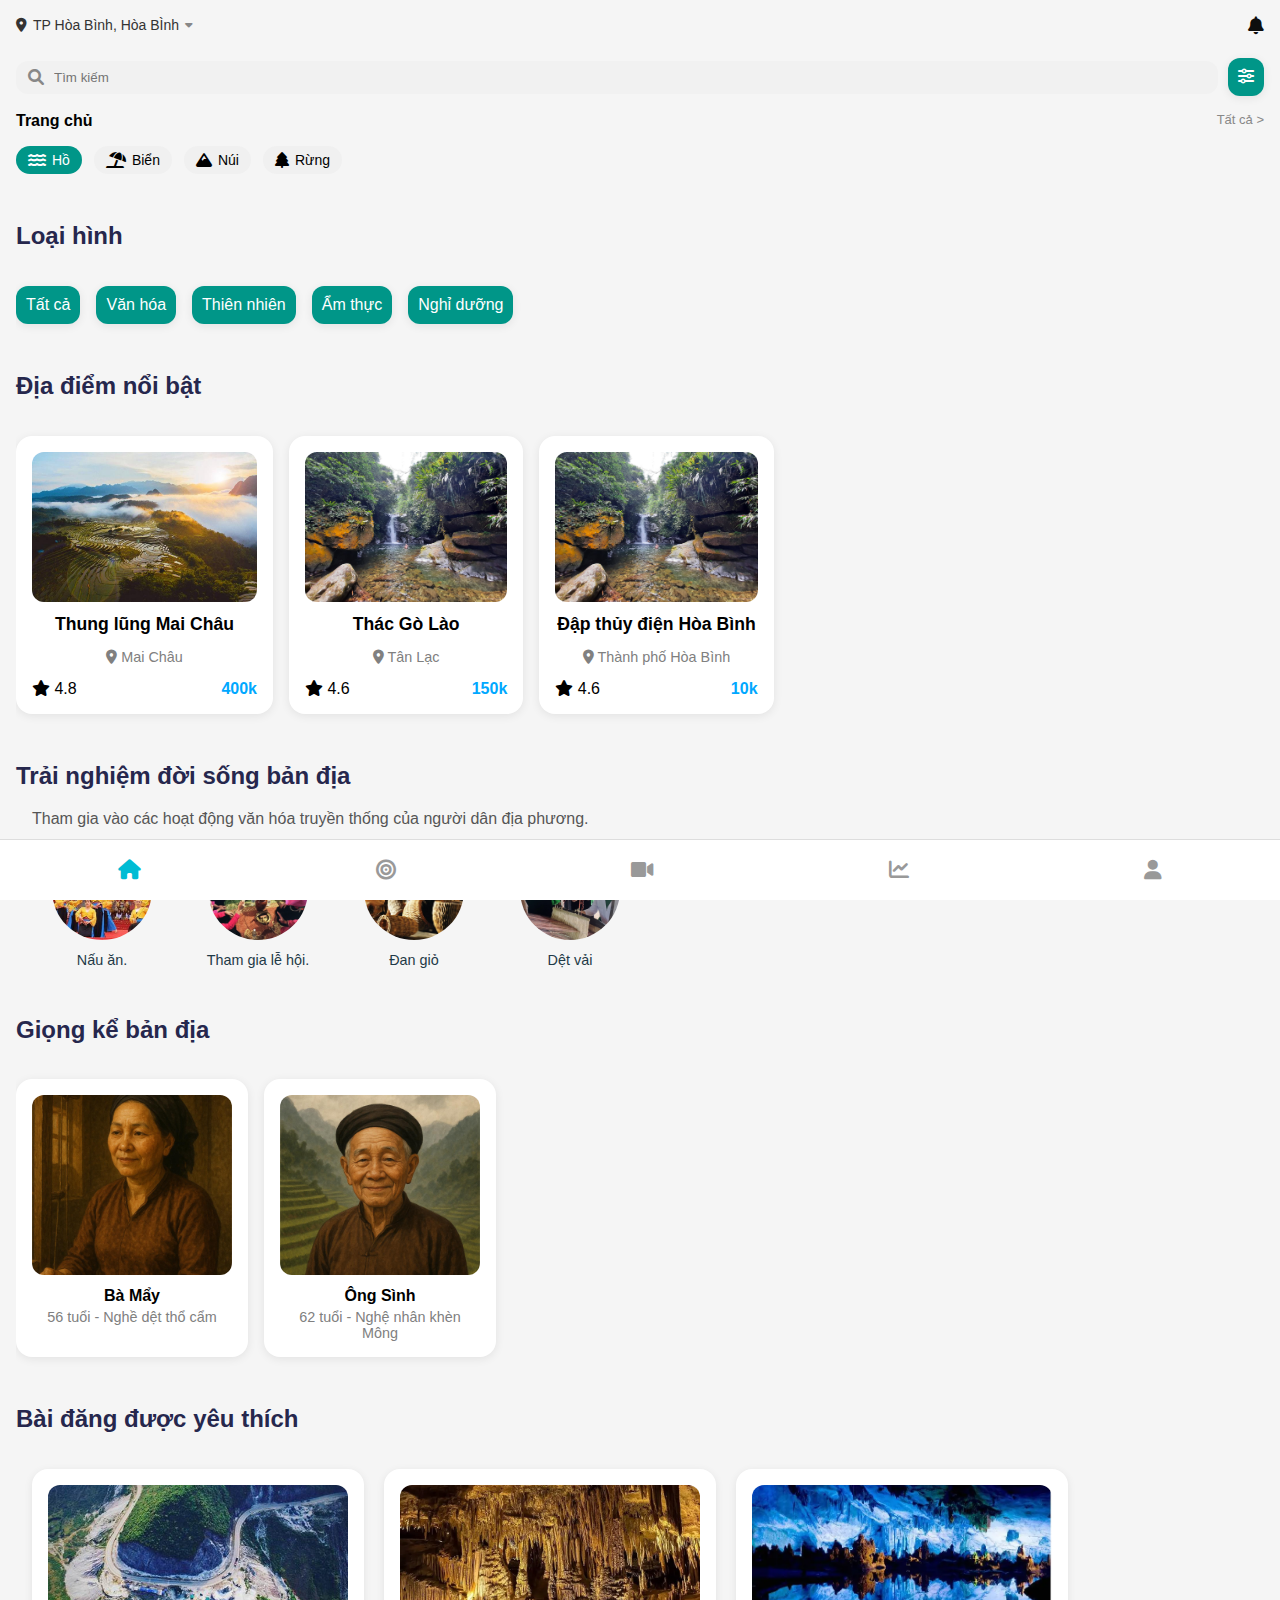
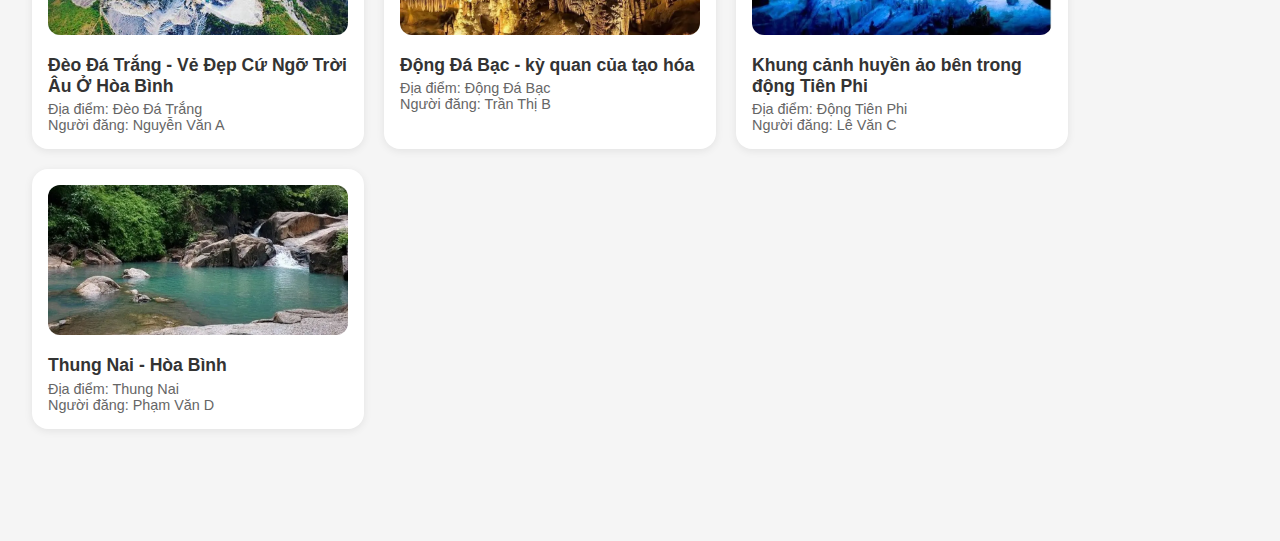
<file: index.html>
<!DOCTYPE html>
<html lang="vi">
  <head>
    <meta charset="UTF-8" />
    <meta name="viewport" content="width=device-width, initial-scale=1.0" />
    <title>Khám Phá Hòa Bình</title>
    <link
      rel="stylesheet"
      href="https://cdnjs.cloudflare.com/ajax/libs/font-awesome/6.0.0/css/all.min.css"
    />
    <link rel="stylesheet" href="index.css" />
  </head>
  <body>
    <!-- Thanh điều hướng trên cùng -->
    <div class="top-location-bar">
      <div class="location-info">
        <i class="fas fa-map-marker-alt"></i>
        <span>TP Hòa Bình, Hòa BÌnh</span>
        <i class="fas fa-caret-down dropdown-icon"></i>
      </div>
      <i class="fas fa-bell notification-icon"></i>
    </div>

    <!-- Thanh tìm kiếm và bộ lọc -->
    <div class="search-filter-bar">
      <div class="search-box">
        <i class="fas fa-search"></i>
        <input type="text" placeholder="Tìm kiếm" />
      </div>
      <button class="filter-btn">
        <i class="fas fa-sliders-h"></i>
      </button>
    </div>
    <!-- Thanh điều hướng dưới cùng -->

    <nav class="bottom-nav">
      <a href="index.html" class="nav-item active">
        <i class="fas fa-home"></i>
        <span></span>
      </a>
      <a href="missions.html" class="nav-item">
        <i class="fas fa-bullseye"></i>
      </a>
      <a href="post.html" class="nav-item">
        <i class="fas fa-video"></i>
      </a>
      <a href="analytics.html" class="nav-item">
        <i class="fas fa-chart-line"></i>
      </a>
      <a href="profile.html" class="nav-item">
        <i class="fas fa-user"></i>
      </a>
    </nav>

    <!-- Danh mục địa điểm -->
    <div class="categories">
      <strong>Trang chủ</strong>
      <a href="#" class="view-all">Tất cả ></a>
      <div class="category-list">
        <button class="category-item active">
          <i class="fas fa-water"></i> Hồ
        </button>
        <button class="category-item">
          <i class="fas fa-umbrella-beach"></i> Biển
        </button>
        <button class="category-item">
          <i class="fas fa-mountain"></i> Núi
        </button>
        <button class="category-item"><i class="fas fa-tree"></i> Rừng</button>
      </div>
    </div>

    <div class="container">
      <!-- Bộ lọc -->
      <h2 class="section-title">Loại hình</h2>
      <div class="filter-bar">
        <div class="filter-btn">Tất cả</div>
        <div class="filter-btn">Văn hóa</div>
        <div class="filter-btn">Thiên nhiên</div>
        <div class="filter-btn">Ẩm thực</div>
        <div class="filter-btn">Nghỉ dưỡng</div>
      </div>

      <!-- Danh sách địa điểm -->
      <h2 class="section-title">Địa điểm nổi bật</h2>
      <div class="destinations">
        <div class="destination-card">
          <img src="maichau.jpg" alt="Mai Chau" />
          <div class="card-info">
            <h3>Thung lũng Mai Châu</h3>
            <p><i class="fas fa-map-marker-alt"></i> Mai Châu</p>
            <div class="rating-price">
              <span><i class="fas fa-star"></i> 4.8</span>
              <span class="price">400k</span>
            </div>
          </div>
        </div>
        <div class="destination-card">
          <img src="suoitien.jpg" alt="Thác Gò Lào" />
          <div class="card-info">
            <h3>Thác Gò Lào</h3>
            <p><i class="fas fa-map-marker-alt"></i> Tân Lạc</p>
            <div class="rating-price">
              <span><i class="fas fa-star"></i> 4.6</span>
              <span class="price">150k</span>
            </div>
          </div>
        </div>
        <div class="destination-card">
          <img src="suoitien.jpg" alt="Đập thủy điện" />
          <div class="card-info">
            <h3>Đập thủy điện Hòa Bình</h3>
            <p><i class="fas fa-map-marker-alt"></i> Thành phố Hòa Bình</p>
            <div class="rating-price">
              <span><i class="fas fa-star"></i> 4.6</span>
              <span class="price">10k</span>
            </div>
          </div>
        </div>
      </div>

      <h2 class="section-title">Trải nghiệm đời sống bản địa</h2>
      <h3 class="sub-heading">
        Tham gia vào các hoạt động văn hóa truyền thống của người dân địa
        phương.
      </h3>
      <div class="experience-title">
        <div class="experience-card">
          <img src="lehoi.jpg" alt="Trải nghiệm văn hóa" class="exp" />
          <p>Nấu ăn.</p>
        </div>
        <div class="experience-card">
          <img src="nauan.jpg" alt="Tham gia lễ hội" class="exp" />
          <p>Tham gia lễ hội.</p>
        </div>
        <div class="experience-card">
          <img src="dangio.jpg" alt="Đan giỏ" class="exp" />
          <p>Đan giỏ</p>
        </div>
        <div class="experience-card">
          <img src="detvai.jpg" alt="Dệt Vải" class="exp" />
          <p>Dệt vải</p>
        </div>
      </div>
      <!-- Giọng kể bản địa -->
      <h2 class="section-title">Giọng kể bản địa</h2>
      <div class="local-voices">
        <div class="voice-card">
          <img src="codao.png" alt="Bà Mẩy" />
          <h4>Bà Mẩy</h4>
          <p>56 tuổi - Nghề dệt thổ cẩm</p>
        </div>
        <div class="voice-card">
          <img src="bacgiang.png" alt="Ông Sình" />
          <h4>Ông Sình</h4>
          <p>62 tuổi - Nghệ nhân khèn Mông</p>
        </div>
      </div>
      <h2 class="section-title">Bài đăng được yêu thích</h2>
      <div class="posts">
        <a href="post1.html" class="post-card">
          <img src="post1.jpg" alt="Bài đăng 1" />
          <h3>Đèo Đá Trắng - Vẻ Đẹp Cứ Ngỡ Trời Âu Ở Hòa Bình</h3>
          <p>Địa điểm: Đèo Đá Trắng</p>
          <p>Người đăng: Nguyễn Văn A</p>
        </a>
      
        <a href="post1.html" class="post-card">
          <img src="post2.webp" alt="Bài đăng 2" />
          <h3>Động Đá Bạc - kỳ quan của tạo hóa</h3>
          <p>Địa điểm: Động Đá Bạc</p>
          <p>Người đăng: Trần Thị B</p>
        </a>
      
        <a href="post1.html" class="post-card">
          <img src="post3.webp" alt="Bài đăng 3" />
          <h3>Khung cảnh huyền ảo bên trong động Tiên Phi</h3>
          <p>Địa điểm: Động Tiên Phi</p>
          <p>Người đăng: Lê Văn C</p>
        </a>
      
        <a href="post1.html" class="post-card">
          <img src="post4.webp" alt="Bài đăng 4" />
          <h3>Thung Nai - Hòa Bình</h3>
          <p>Địa điểm: Thung Nai</p>
          <p>Người đăng: Phạm Văn D</p>
        </a>
      </div>
      
    </div>
  </body>
</html>
</file>
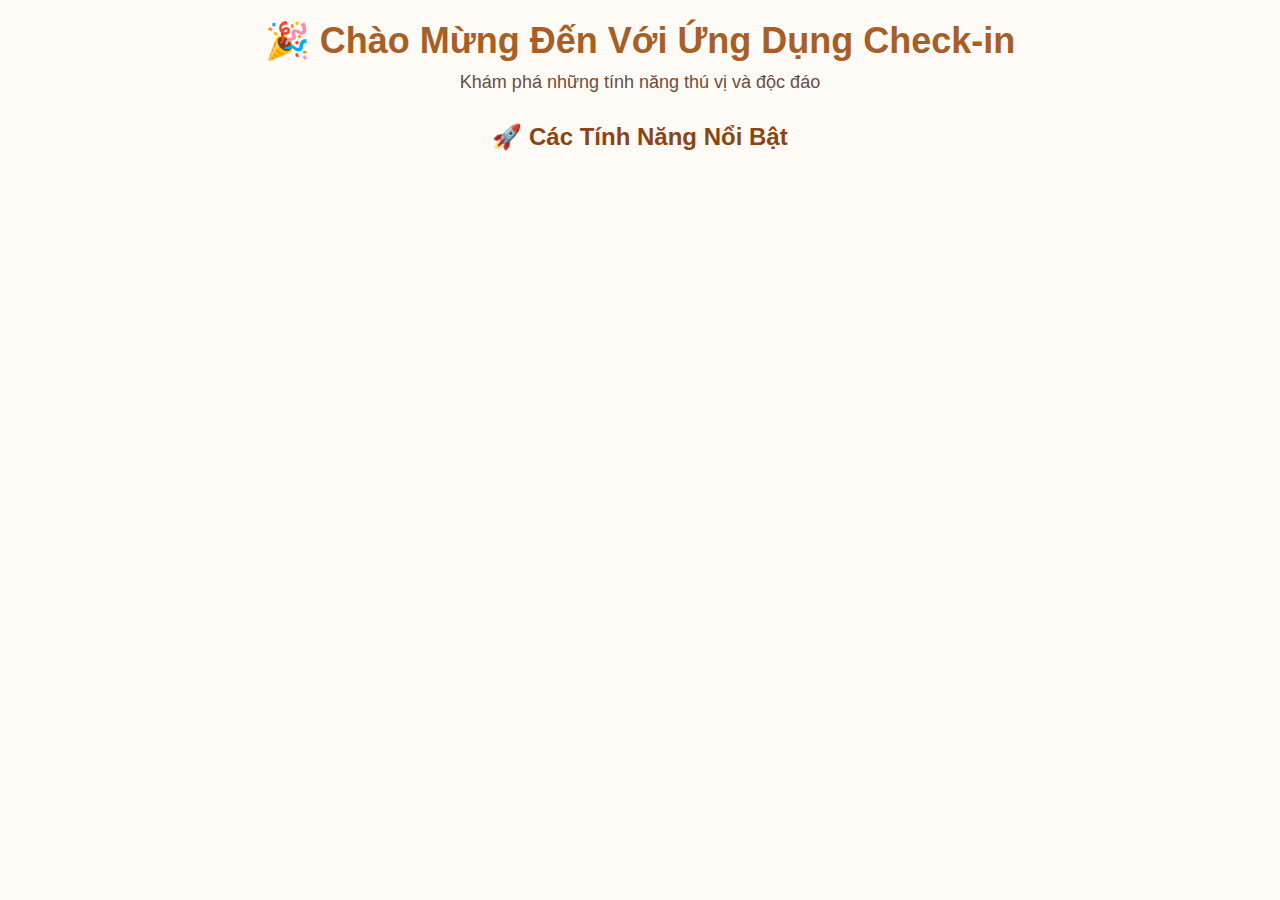
<file: homepage.html>
<!DOCTYPE html>
<html lang="vi">
<head>
  <meta charset="UTF-8" />
  <meta name="viewport" content="width=device-width, initial-scale=1.0" />
  <title>Trang Chủ - Check-in App</title>
  <link rel="stylesheet" href="homepage.css" />
  <link rel="stylesheet" href="https://cdnjs.cloudflare.com/ajax/libs/font-awesome/6.5.0/css/all.min.css" />
</head>
<body>
  <div class="container">
    <header class="header">
      <h1>🎉 Chào Mừng Đến Với Ứng Dụng Check-in</h1>
      <p>Khám phá những tính năng thú vị và độc đáo</p>
    </header>

    <section class="navigation">
      <h2>🚀 Các Tính Năng Nổi Bật</h2>
      <div class="nav-links">
        <a href="gps.html" class="nav-button"><i class="fas fa-map-marker-alt"></i> Gắn GPS</a>
        <a href="post.html" class="nav-button"><i class="fas fa-video"></i> Đăng Bài & Video</a>
        <a href="analytics.html" class="nav-button"><i class="fas fa-chart-line"></i> Phân Tích Dữ Liệu</a>
        <a href="recommendations.html" class="nav-button"><i class="fas fa-lightbulb"></i> Gợi Ý Cá Nhân</a>
        <a href="text-to-video.html" class="nav-button"><i class="fas fa-file-video"></i> Chuyển Text Thành Video</a>
        <a href="host-registration.html" class="nav-button"><i class="fas fa-user-plus"></i> Đăng Ký Làm Host</a>
      </div>
    </section>
  </div>
</body>
</html>
</file>
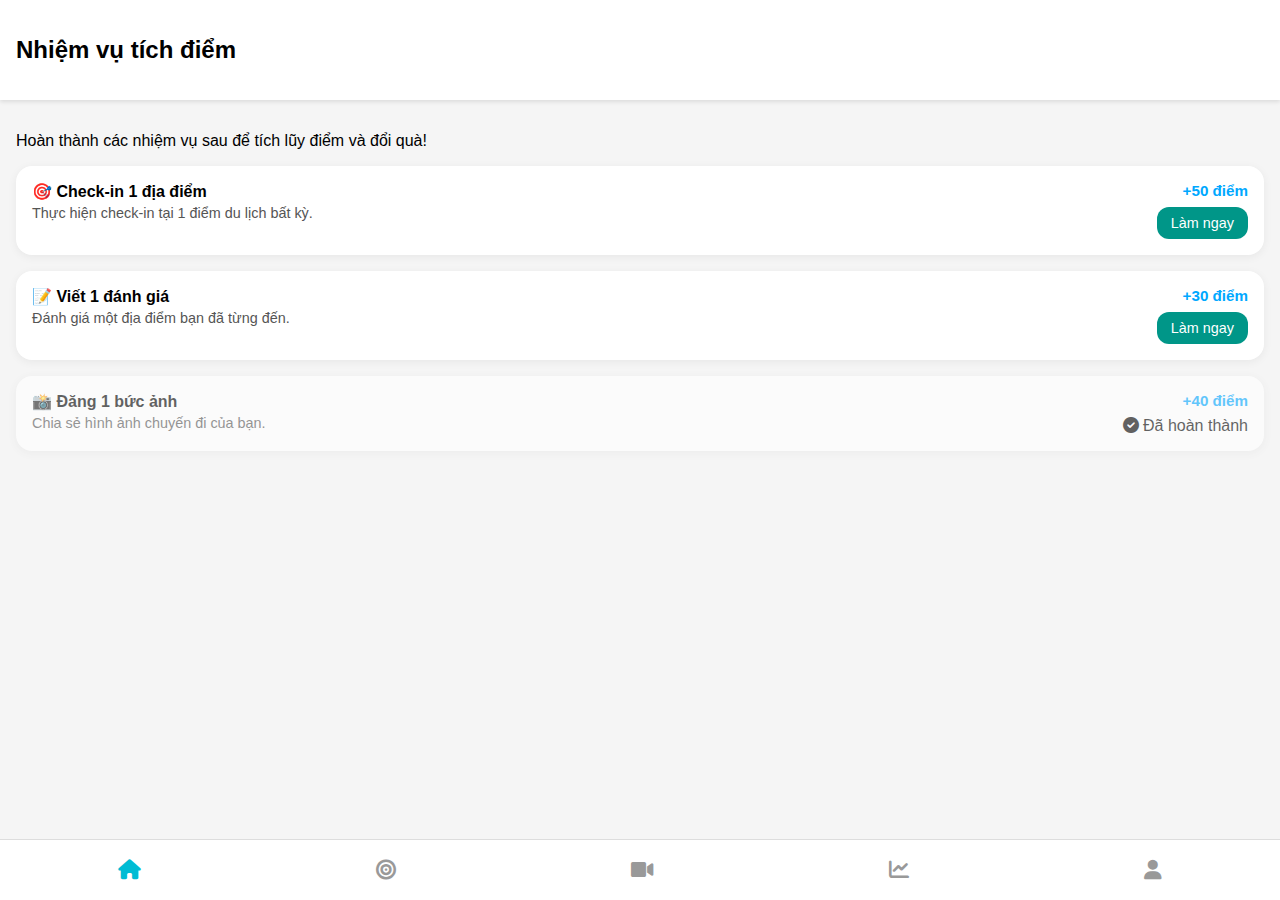
<file: missions.html>
<!DOCTYPE html>
<html lang="vi">
<head>
  <meta charset="UTF-8" />
  <meta name="viewport" content="width=device-width, initial-scale=1.0"/>
  <title>Nhiệm vụ tích điểm</title>
  <link rel="stylesheet" href="index.css" />
  <link rel="stylesheet" href="https://cdnjs.cloudflare.com/ajax/libs/font-awesome/6.0.0/css/all.min.css">
</head>
<body>
  <header>
    <h2>Nhiệm vụ tích điểm</h2>
  </header>

  <div class="container">
    <p>Hoàn thành các nhiệm vụ sau để tích lũy điểm và đổi quà!</p>

    <div class="missions-list">
      <div class="mission-card">
        <div class="mission-info">
          <h4>🎯 Check-in 1 địa điểm</h4>
          <p>Thực hiện check-in tại 1 điểm du lịch bất kỳ.</p>
        </div>
        <div class="mission-meta">
          <span class="points">+50 điểm</span>
          <button class="mission-btn">Làm ngay</button>
        </div>
      </div>

      <div class="mission-card">
        <div class="mission-info">
          <h4>📝 Viết 1 đánh giá</h4>
          <p>Đánh giá một địa điểm bạn đã từng đến.</p>
        </div>
        <div class="mission-meta">
          <span class="points">+30 điểm</span>
          <button class="mission-btn">Làm ngay</button>
        </div>
      </div>

      <div class="mission-card completed">
        <div class="mission-info">
          <h4>📸 Đăng 1 bức ảnh</h4>
          <p>Chia sẻ hình ảnh chuyến đi của bạn.</p>
        </div>
        <div class="mission-meta">
          <span class="points">+40 điểm</span>
          <span class="completed-label"><i class="fas fa-check-circle"></i> Đã hoàn thành</span>
        </div>
      </div>
    </div>
  </div>

  <nav class="bottom-nav">
    <a href="index.html" class="nav-item active">
      <i class="fas fa-home"></i>
      <span></span>
    </a>
    <a href="missions.html" class="nav-item">
      <i class="fas fa-bullseye"></i>
    
    </a>
    <a href="post.html" class="nav-item">
      <i class="fas fa-video"></i>
    
    </a>
    <a href="analytics.html" class="nav-item">
      <i class="fas fa-chart-line"></i>
      
    </a>
    <a href="profile.html" class="nav-item">
      <i class="fas fa-user"></i>
  
    </a>
  </nav>
</body>
</html>
</file>
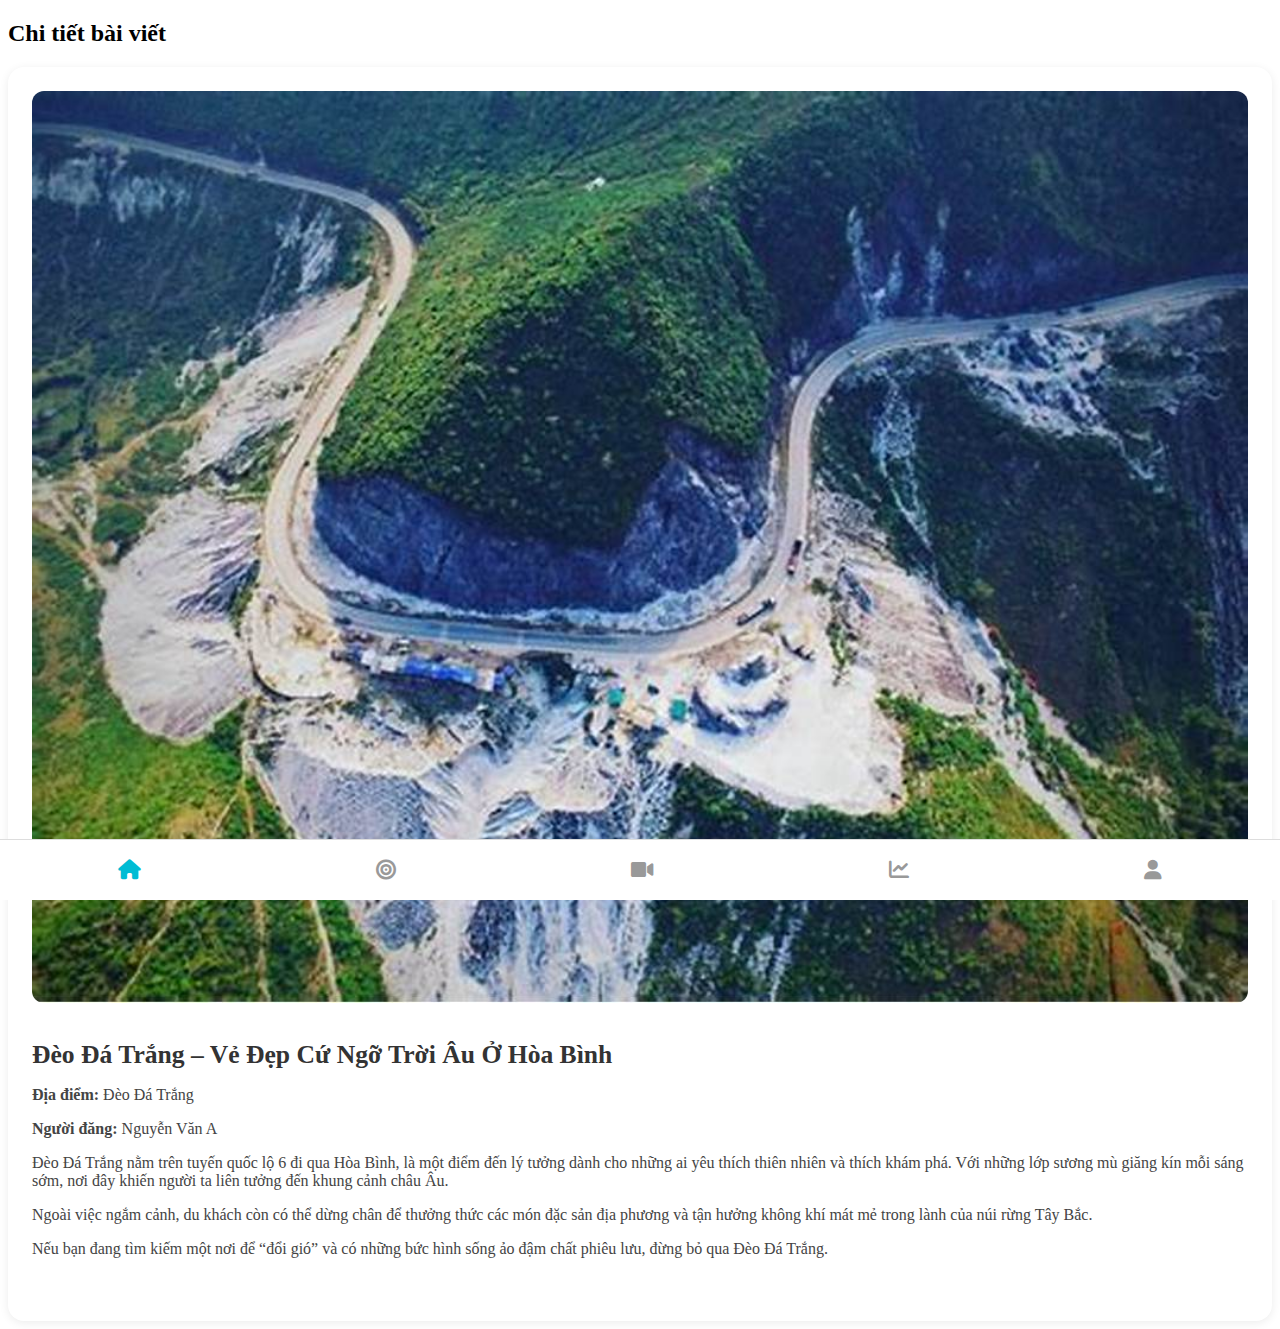
<file: post1.html>
<!DOCTYPE html>
<html lang="vi">
<head>
  <meta charset="UTF-8" />
  <meta name="viewport" content="width=device-width, initial-scale=1.0" />
  <title>Đèo Đá Trắng - Vẻ Đẹp Trời Âu</title>
  <link rel="stylesheet" href="https://cdnjs.cloudflare.com/ajax/libs/font-awesome/6.0.0/css/all.min.css" />
</head>
<style>
    .post-detail {
  background-color: #fff;
  border-radius: 16px;
  padding: 1.5rem;
  box-shadow: 0 2px 10px rgba(0,0,0,0.08);
  margin-top: 1rem;
  padding-bottom: 50px;
}

.post-detail-img {
  width: 100%;
  height: auto;
  border-radius: 12px;
  margin-bottom: 1rem;
}

.post-detail h1 {
  font-size: 1.6rem;
  margin-bottom: 0.5rem;
  color: #333;
}

.post-detail p {
  font-size: 1rem;
  color: #444;
  margin-bottom: 0.8rem;
}
.bottom-nav {
    position: fixed;
    bottom: 0;
    left: 0;
    right: 0;
    height: 60px;
    background-color: #ffffff;
    border-top: 1px solid #ddd;
    display: flex;
    justify-content: space-around;
    align-items: center;
    z-index: 1000;
  }
  
  .bottom-nav .nav-item {
    text-align: center;
    color: #999;
    font-size: 20px;
    transition: color 0.3s ease;
  }
  
  .bottom-nav .nav-item.active,
  .bottom-nav .nav-item:hover {
    color: #00bcd4; /* Màu xanh ngọc giống ảnh */
  }
  
</style>
<body>

  <header>
    <h2>Chi tiết bài viết</h2>
  </header>

  <div class="container">
    <div class="post-detail">
      <img src="post1.jpg" alt="Đèo Đá Trắng" class="post-detail-img" />
      <h1>Đèo Đá Trắng – Vẻ Đẹp Cứ Ngỡ Trời Âu Ở Hòa Bình</h1>
      <p><strong>Địa điểm:</strong> Đèo Đá Trắng</p>
      <p><strong>Người đăng:</strong> Nguyễn Văn A</p>
      <p>
        Đèo Đá Trắng nằm trên tuyến quốc lộ 6 đi qua Hòa Bình, là một điểm đến lý tưởng dành cho những ai yêu thích thiên nhiên và thích khám phá.
        Với những lớp sương mù giăng kín mỗi sáng sớm, nơi đây khiến người ta liên tưởng đến khung cảnh châu Âu.
      </p>
      <p>
        Ngoài việc ngắm cảnh, du khách còn có thể dừng chân để thưởng thức các món đặc sản địa phương và tận hưởng không khí mát mẻ trong lành của núi rừng Tây Bắc.
      </p>
      <p>
        Nếu bạn đang tìm kiếm một nơi để “đổi gió” và có những bức hình sống ảo đậm chất phiêu lưu, đừng bỏ qua Đèo Đá Trắng.
      </p>
    </div>
  </div>


  <nav class="bottom-nav">
    <a href="index.html" class="nav-item active">
      <i class="fas fa-home"></i>
      <span></span>
    </a>
    <a href="missions.html" class="nav-item">
      <i class="fas fa-bullseye"></i>
    </a>
    <a href="post.html" class="nav-item">
      <i class="fas fa-video"></i>
    </a>
    <a href="analytics.html" class="nav-item">
      <i class="fas fa-chart-line"></i>
    </a>
    <a href="profile.html" class="nav-item">
      <i class="fas fa-user"></i>
    </a>
  </nav>

</body>
</html>
</file>
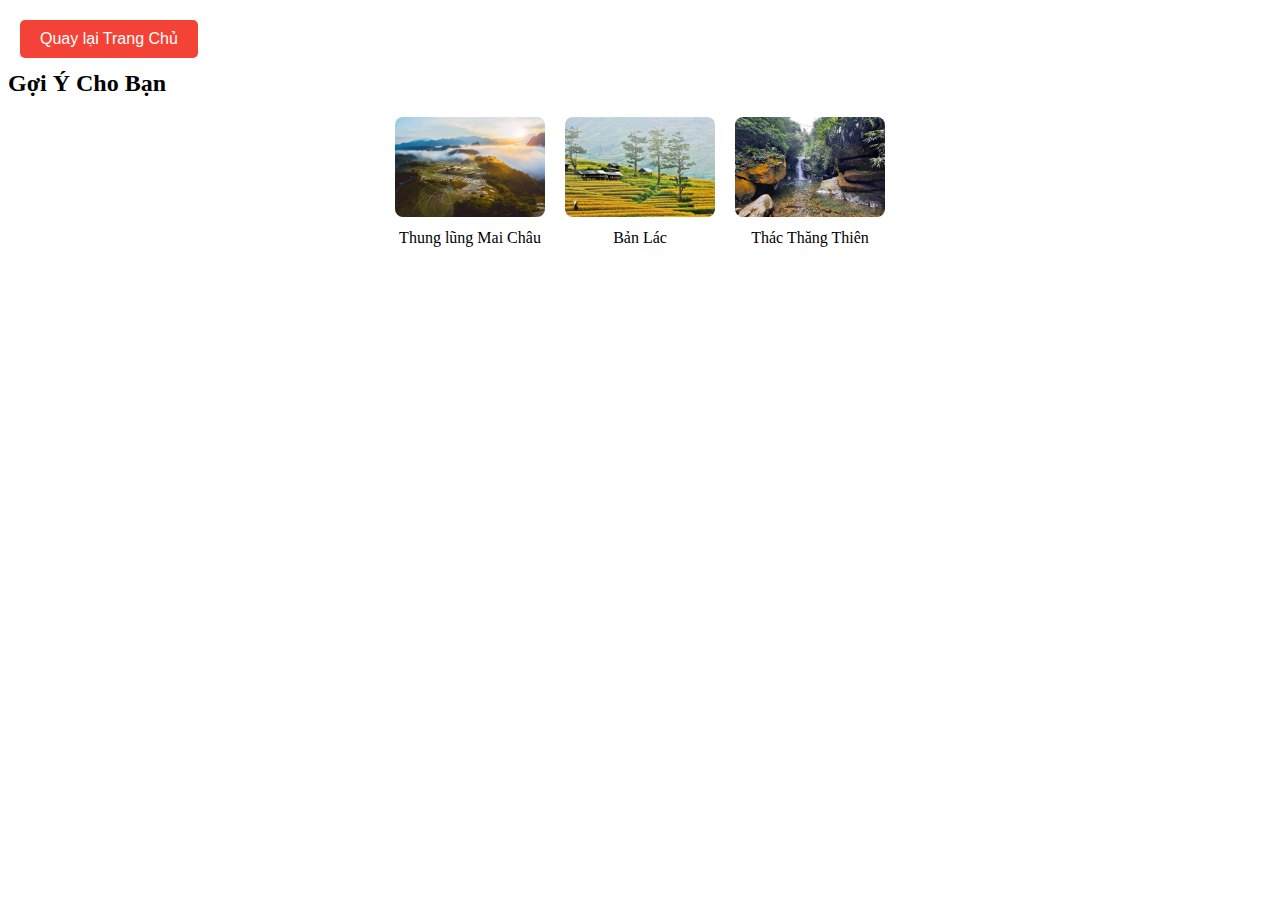
<file: recommendations.html>
<!DOCTYPE html>
<html lang="vi">
<head>
  <meta charset="UTF-8" />
  <meta name="viewport" content="width=device-width, initial-scale=1.0" />
  <title>Gợi Ý Cá Nhân</title>
  <link rel="stylesheet" href="rcm.css" />
</head>
<body>

  <div class="container">
    <h2>Gợi Ý Cho Bạn</h2>
    <div class="recommendations">
      <div class="suggestion">
        <img src="maichau.jpg" alt="Mai Châu" />
        <p>Thung lũng Mai Châu</p>
      </div>
      <div class="suggestion">
        <img src="banlac.jpg" alt="Bản Lác" />
        <p>Bản Lác</p>
      </div>
      <div class="suggestion">
        <img src="suoitien.jpg" alt="Thác Thăng Thiên" />
        <p>Thác Thăng Thiên</p>
      </div>
    </div>
    <button class="back-btn" onclick="goBack()">Quay lại Trang Chủ</button> <!-- Nút quay lại -->
  </div>

</body>
<script>
    function goBack() {
      window.location.href = 'homepage.html'; // Thay đổi 'index.html' thành trang chủ của bạn
    }
</script>
</html>
</file>
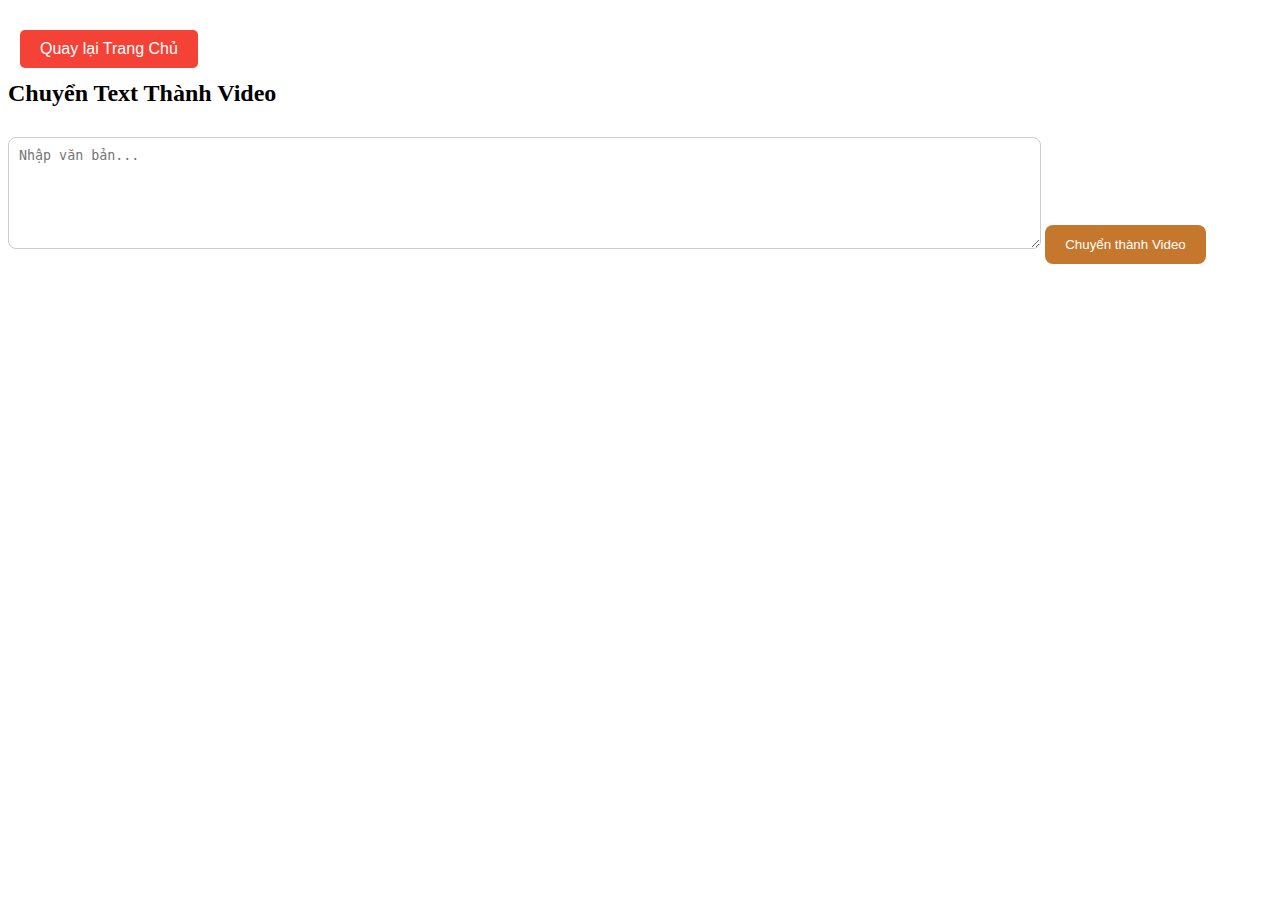
<file: text-to-video.html>
<!DOCTYPE html>
<html lang="vi">
<head>
  <meta charset="UTF-8" />
  <meta name="viewport" content="width=device-width, initial-scale=1.0" />
  <title>Chuyển Text Thành Video</title>
  <link rel="stylesheet" href="t-t-v.css" />
</head>
<body>

  <div class="container">
    <h2>Chuyển Text Thành Video</h2>
    <textarea id="textInput" placeholder="Nhập văn bản..." rows="6" cols="50"></textarea>
    <button id="convertButton">Chuyển thành Video</button>
    <button class="back-btn" onclick="goBack()">Quay lại Trang Chủ</button> <!-- Nút quay lại -->
    <div id="videoPreview">
      <!-- Video preview sẽ được hiển thị ở đây -->
    </div>
  </div>

  <script>
    document.getElementById("convertButton").onclick = function() {
      const text = document.getElementById("textInput").value;
      alert("Chuyển đổi văn bản thành video...");
      // Ở đây bạn có thể gọi API hoặc sử dụng công cụ tạo video
    };
    function goBack() {
      window.location.href = 'homepage.html'; // Thay đổi 'index.html' thành trang chủ của bạn
    }
  </script>

</body>
</html>
</file>
<file: index.css>
body {
    margin: 0;
    font-family: 'Segoe UI', sans-serif;
    background-color: #f5f5f5;
    padding-bottom: 80px; /* chừa chỗ cho thanh nav */
  }

  header {
    background-color: #fff;
    padding: 1rem;
    box-shadow: 0 2px 4px rgba(0,0,0,0.1);
    position: sticky;
    top: 0;
    z-index: 1000;
  }

  .container {
    padding: 1rem;
  }

  h2.section-title {
    margin-top: 2rem;
    font-size: 1.5rem;
    color: #26274d;
  }

  .filter-bar, .local-voices, .destinations {
    display: flex;
    overflow-x: auto;
    gap: 1rem;
    padding: 1rem 0;
  }

  .filter-btn, .voice-card, .destination-card {
    flex: 0 0 auto;
    background: white;
    border-radius: 16px;
    box-shadow: 0 2px 10px rgba(0,0,0,0.08);
    padding: 1rem;
    text-align: center;
  }

  .filter-btn {
    padding: 0.5rem 1rem;
    cursor: pointer;
    border: 1px solid #ccc;
  }

  .destination-card .local-voices{
    width: 240px;
    overflow: hidden;
  }

  .destination-card img {
    width: 100%;
    height: 150px;
    object-fit: cover;
    border-radius: 12px;
  }

  .destination-card h3 {
    margin: 0.5rem 0;
    font-size: 1.1rem;
  }

  .card-info p {
    font-size: 0.9rem;
    color: gray;
  }

  .rating-price {
    display: flex;
    justify-content: space-between;
    align-items: center;
    margin-top: 0.5rem;
  }

  .price {
    color: #00A8FF;
    font-weight: bold;
  }

  .voice-card {
    width: 200px;
  }

  .voice-card img {
    width: 100%;
    border-radius: 12px;
    height: 180px;
    object-fit: cover;
  }

  .voice-card h4 {
    margin: 0.5rem 0 0.2rem;
  }

  .voice-card p {
    margin: 0;
    font-size: 0.9rem;
    color: gray;
  }
  .top-location-bar {
display: flex;
justify-content: space-between;
align-items: center;
padding: 16px;
font-size: 14px;
color: #333;
}

.location-info {
display: flex;
align-items: center;
gap: 6px;
color: #333;
font-weight: 500;
}

.notification-icon {
font-size: 18px;
color: #0e0e0e;
}

.dropdown-icon {
font-size: 12px;
color: #888;
}

.search-filter-bar {
display: flex;
align-items: center;
padding: 0 16px;
gap: 10px;
margin-top: 8px;
}

.search-box {
flex: 1;
display: flex;
align-items: center;
background: #f1f1f1;
border-radius: 12px;
padding: 8px 12px;
}

.search-box i {
color: #888;
margin-right: 8px;
}

.search-box input {
border: none;
background: transparent;
outline: none;
width: 100%;
}

.filter-btn {
background-color: #009688;
border: none;
border-radius: 12px;
padding: 10px;
color: white;
font-size: 16px;
}

.categories {
padding: 0 16px;
margin-top: 16px;
}

.categories .view-all {
float: right;
font-size: 13px;
color: #888;
text-decoration: none;

}

.category-list {
display: flex;
gap: 12px;
margin-top: 16px;
overflow-x: auto;
}

.category-item {
border: none;
background-color: #f0f0f0;
padding: 6px 12px;
border-radius: 20px;
display: flex;
align-items: center;
gap: 6px;
font-size: 14px;
cursor: pointer;
white-space: nowrap;
}

.category-item.active {
background-color: #009688;
color: white;
}

.category-item img {
width: 20px;
height: 20px;
}
.category-item i {
    font-size: 16px;
  }
  
  .bottom-nav {
    position: fixed;
    bottom: 0;
    left: 0;
    right: 0;
    height: 60px;
    background-color: #ffffff;
    border-top: 1px solid #ddd;
    display: flex;
    justify-content: space-around;
    align-items: center;
    z-index: 1000;
  }
  
  .bottom-nav .nav-item {
    text-align: center;
    color: #999;
    font-size: 20px;
    transition: color 0.3s ease;
  }
  
  .bottom-nav .nav-item.active,
  .bottom-nav .nav-item:hover {
    color: #00bcd4; /* Màu xanh ngọc giống ảnh */
  }
  

  /* nhiệm vụ */
  .missions-list {
    display: flex;
    flex-direction: column;
    gap: 1rem;
    margin-top: 1rem;
  }
  
  .mission-card {
    background: #fff;
    padding: 1rem;
    border-radius: 16px;
    box-shadow: 0 2px 10px rgba(0,0,0,0.06);
    display: flex;
    justify-content: space-between;
    align-items: flex-start;
    flex-wrap: wrap;
    gap: 1rem;
  }
  
  .mission-card.completed {
    opacity: 0.6;
  }
  
  .mission-info h4 {
    margin: 0 0 0.25rem;
    font-size: 1rem;
  }
  
  .mission-info p {
    margin: 0;
    font-size: 0.9rem;
    color: #555;
  }
  
  .mission-meta {
    display: flex;
    flex-direction: column;
    align-items: flex-end;
    gap: 0.5rem;
  }
  
  .points {
    color: #00A8FF;
    font-weight: bold;
    font-size: 0.95rem;
  }
  
  .mission-btn {
    background-color: #009688;
    color: white;
    border: none;
    border-radius: 12px;
    padding: 8px 14px;
    font-size: 0.9rem;
    cursor: pointer;
  }

  .sub-heading {
    font-size: 1rem;
    font-weight: 500;
    color: #555;
    margin: 0 16px 12px;
  }
  
  .experience-title {
    display: flex;
    gap: 1rem;
    overflow-x: auto;
    padding: 0 16px 1rem;
  }
  
  .experience-card {
    flex: 0 0 auto;
    width: 140px;
    text-align: center;
  }
  
  .experience-card .exp {
    width: 100px;
    height: 100px;
    object-fit: cover;
    border-radius: 50px;
    margin-bottom: 0.5rem;
  }
  
  .experience-card p {
    margin: 0;
    font-size: 0.9rem;
    color: #1f3a47;

  }
  .posts {
    display: flex;
    flex-wrap: wrap;
    gap: 20px;
    padding: 1rem;
  }
  
  .post-card {
    display: block;
    background-color: #fff;
    border-radius: 16px;
    box-shadow: 0 2px 8px rgba(0,0,0,0.08);
    padding: 1rem;
    width: 100%;
    max-width: 300px;
    text-decoration: none;
    color: inherit;
    transition: transform 0.2s ease, box-shadow 0.2s ease;
  }
  
  .post-card:hover {
    transform: translateY(-4px);
    box-shadow: 0 4px 12px rgba(0,0,0,0.12);
  }
  
  .post-card img {
    width: 100%;
    height: 150px;
    object-fit: cover;
    border-radius: 12px;
    margin-bottom: 0.5rem;
  }
  
  .post-card h3 {
    margin: 0.5rem 0 0.3rem;
    font-size: 1.1rem;
    color: #333;
  }
  
  .post-card p {
    margin: 0;
    font-size: 0.9rem;
    color: #666;
  }
</file>
<file: homepage.css>
* {
  margin: 0;
  padding: 0;
  box-sizing: border-box;
}

body {
  font-family: 'Segoe UI', sans-serif;
  background-color: #fefaf5;
  color: #4b2e20;
  padding: 20px;
}

.container {
  max-width: 1000px;
  margin: 0 auto;
}

.header {
  text-align: center;
  margin-bottom: 30px;
  animation: fadeIn 1s ease-out;
}

.header h1 {
  font-size: 36px;
  margin-bottom: 10px;
  color: #a75f26;
}

.header p {
  font-size: 18px;
  color: #6d4c41;
}

.navigation h2 {
  text-align: center;
  margin-bottom: 20px;
  color: #8b4513;
}

.nav-links {
  display: grid;
  grid-template-columns: repeat(auto-fit, minmax(240px, 1fr));
  gap: 20px;
  padding: 0 10px;
}

.nav-button {
  display: flex;
  align-items: center;
  justify-content: center;
  gap: 10px;
  padding: 15px;
  font-size: 18px;
  background-color: #c5772d;
  color: white;
  text-decoration: none;
  border-radius: 12px;
  box-shadow: 0 4px 10px rgba(0, 0, 0, 0.1);
  transition: all 0.3s ease;
  opacity: 0;
  transform: translateY(20px);
  animation: fadeInUp 0.6s ease forwards;
}

.nav-button i {
  font-size: 20px;
}

.nav-button:hover {
  background-color: #a75f26;
  transform: translateY(-3px);
  box-shadow: 0 8px 20px rgba(0, 0, 0, 0.15);
}

/* Hiệu ứng xuất hiện lần lượt */
.nav-button:nth-child(1) { animation-delay: 0.1s; }
.nav-button:nth-child(2) { animation-delay: 0.2s; }
.nav-button:nth-child(3) { animation-delay: 0.3s; }
.nav-button:nth-child(4) { animation-delay: 0.4s; }
.nav-button:nth-child(5) { animation-delay: 0.5s; }
.nav-button:nth-child(6) { animation-delay: 0.6s; }

/* Keyframes */
@keyframes fadeInUp {
  to {
    opacity: 1;
    transform: translateY(0);
  }
}

@keyframes fadeIn {
  from { opacity: 0; }
  to { opacity: 1; }
}

/* Responsive */
@media (max-width: 600px) {
  .header h1 {
    font-size: 28px;
  }

  .nav-button {
    font-size: 16px;
    padding: 12px;
  }
}
</file>
<file: rcm.css>
.recommendations {
    display: flex;
    gap: 20px;
    justify-content: center;
    margin-top: 20px;
  }
  
  .suggestion {
    text-align: center;
  }
  
  .suggestion img {
    width: 150px;
    height: 100px;
    border-radius: 8px;
    object-fit: cover;
  }
  
  .suggestion p {
    margin-top: 8px;
  }
  h2 {
    margin-bottom: 20px;
    padding: 50px 0 0 0;
  }
      /* Nút quay lại trang chủ */
      .back-btn {
        background-color: #f44336;
        color: white;
        font-size: 16px;
        padding: 10px 20px;
        border: none;
        border-radius: 5px;
        cursor: pointer;
        position: absolute;
        top: 20px;
        left: 20px;
        z-index: 1000;
      }
  
      .back-btn:hover {
        background-color: #d32f2f;
      }
</file>
<file: t-t-v.css>
textarea {
    width: 80%;
    padding: 10px;
    margin-top: 10px;
    border-radius: 8px;
    border: 1px solid #ccc;
  }
  
  button {
    margin-top: 10px;
    background-color: #c5772d;
    color: white;
    border: none;
    padding: 12px 20px;
    border-radius: 8px;
    cursor: pointer;
  }
  h2 {
    margin-bottom: 20px;
    padding: 60px 0 0 0;
  }
  button:hover {
    background-color: #f0e0c8;
  }
      /* Nút quay lại trang chủ */
      .back-btn {
        background-color: #f44336;
        color: white;
        font-size: 16px;
        padding: 10px 20px;
        border: none;
        border-radius: 5px;
        cursor: pointer;
        position: absolute;
        top: 20px;
        left: 20px;
        z-index: 1000;
      }
  
      .back-btn:hover {
        background-color: #d32f2f;
      }
</file>
